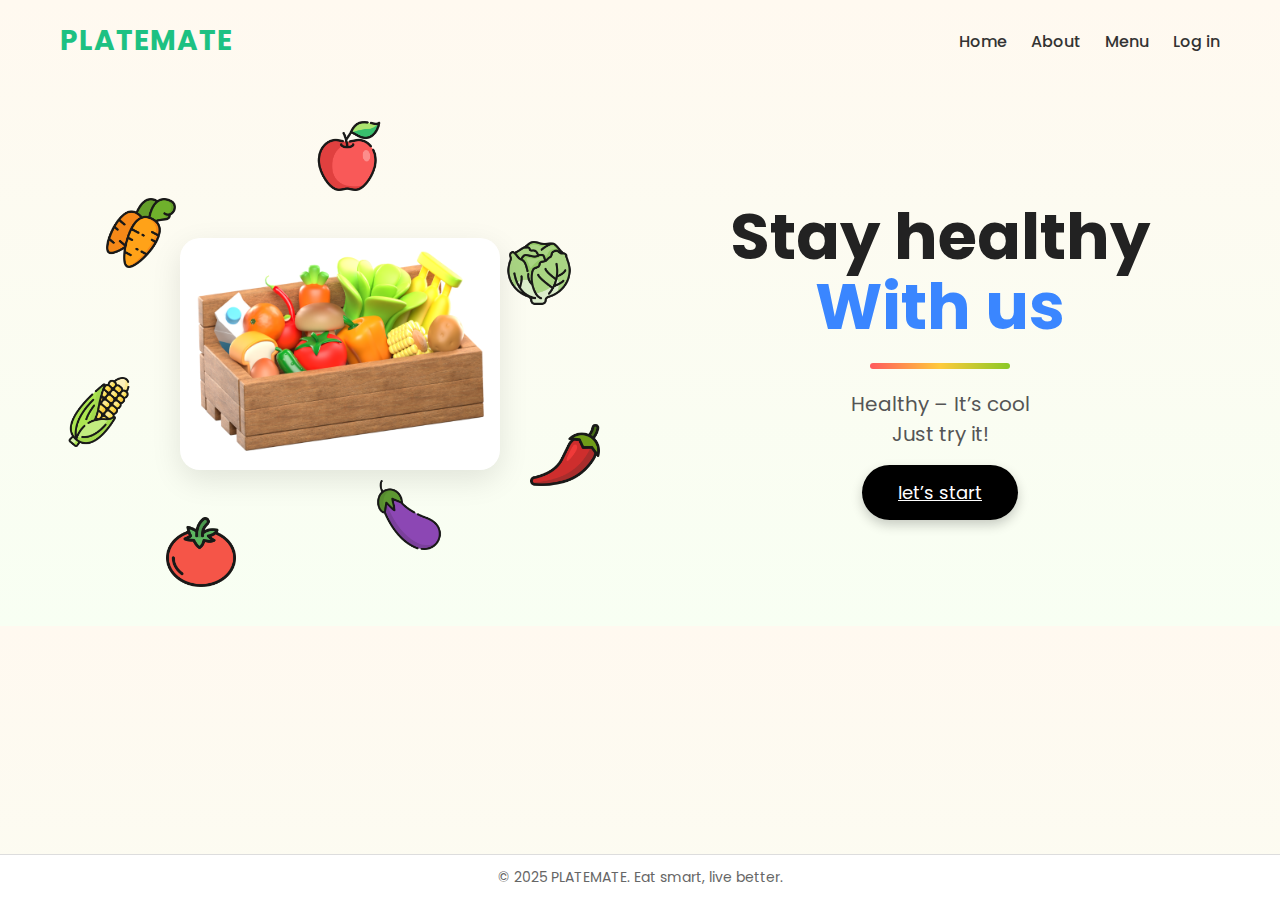
<file: index.html>
<!DOCTYPE html>
<html lang="en">

<head>
  <meta charset="UTF-8">
  <meta name="viewport" content="width=device-width, initial-scale=1.0">
  <title>PLATEMATE | Stay Healthy</title>
  <link rel="stylesheet" href="/style.css">
</head>

<body>
  <header>
    <div class="logo">PLATEMATE</div>
    <nav>
      <a href="#">Home</a>
      <a href="#">About</a>
      <a href="#">Menu</a>
      <a href="#">Log in</a>
    </nav>
  </header>

  <section class="container reverse">
    <div class="image-box">
      <img class="floating" src="/resources/carrots.png" alt="carrot">
      <img class="floating" src="/resources/tomato.png" alt="tomato">
      <img class="floating" src="/resources/corn.png" alt="corn">
      <img class="floating" src="/resources/chili.png" alt="chili">
      <img class="floating" src="/resources/broccoli.png" alt="broccoli">
      <img class="floating" src="/resources/lettuce.png" alt="lettuce">
      <img class="floating" src="/resources/eggplant.png" alt="eggplant">
      <img class="floating" src="/resources/apple.png" alt="apple">
      <div class="box">
        <img src="/resources/Healthy Food.png" alt="Healthy Food">
      </div>
    </div>

    <div class="text-box">
      <h1>Stay healthy<br><span>With us</span></h1>
      <div class="highlight"></div>
      <p>Healthy – It’s cool<br>Just try it!</p>
      <a href="/form/form.html" class="btn">let’s start</a>
    </div>
  </section>

  <footer>
    © 2025 PLATEMATE. Eat smart, live better.
  </footer>

</body>

</html>
</file>
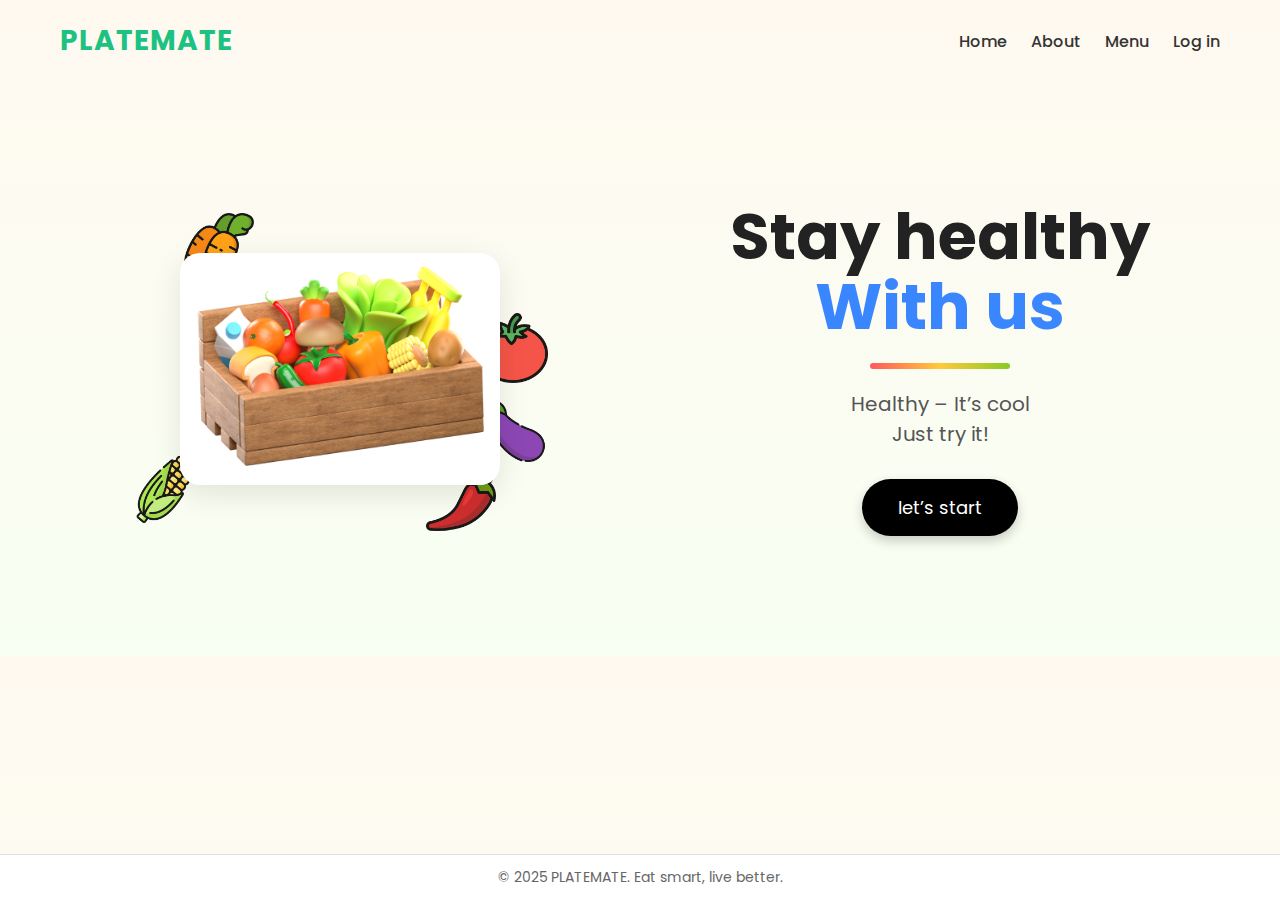
<file: PLATEMATE/index.html>
<!DOCTYPE html>
<html lang="en">

<head>
  <meta charset="UTF-8">
  <meta name="viewport" content="width=device-width, initial-scale=1.0">
  <title>PLATEMATE | Stay Healthy</title>
  <link rel="stylesheet" href="style.css">
</head>

<body>
  <header>
    <div class="logo">PLATEMATE</div>
    <nav>
      <a href="#">Home</a>
      <a href="#">About</a>
      <a href="#">Menu</a>
      <a href="#">Log in</a>
    </nav>
  </header>

  <section class="container reverse">
    <div class="image-box">
      <img class="floating" src="/resources/carrots.png" alt="carrot">
      <img class="floating" src="/resources/tomato.png" alt="tomato">
      <img class="floating" src="/resources/corn.png" alt="corn">
      <img class="floating" src="/resources/chili.png" alt="chili">
      <img class="floating" src="/resources/broccoli.png" alt="broccoli">
      <img class="floating" src="/resources/lettuce.png" alt="lettuce">
      <img class="floating" src="/resources/eggplant.png" alt="eggplant">
      <img class="floating" src="/resources/apple.png" alt="apple">
      <div class="box">
        <img src="/resources/Healthy Food.png" alt="Healthy Food">
      </div>
    </div>

    <div class="text-box">
      <h1>Stay healthy<br><span>With us</span></h1>
      <div class="highlight"></div>
      <p>Healthy – It’s cool<br>Just try it!</p>
      <button class="btn">let’s start</button>
    </div>
  </section>

  <footer>
    © 2025 PLATEMATE. Eat smart, live better.
  </footer>

</body>

</html>
</file>
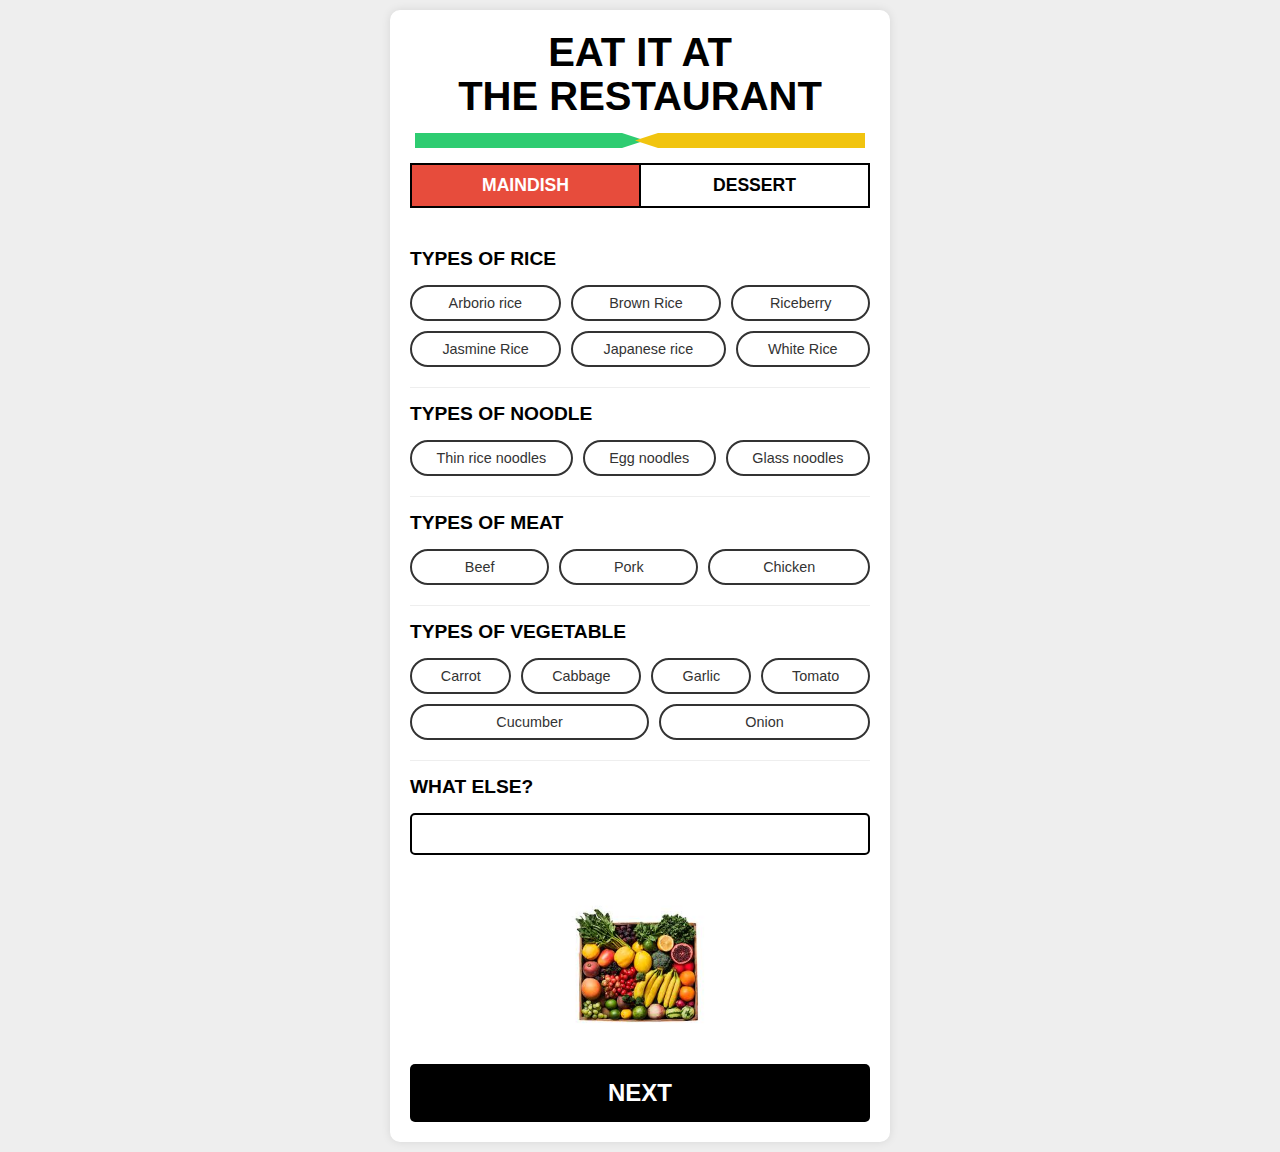
<file: 8-9page/8indext.html>
<!DOCTYPE html>
<html lang="th">
<head>
    <meta charset="UTF-8">
    <meta name="viewport" content="width=device-width, initial-scale=1.0">
    <title>Eat It at The Restaurant</title>
    <link rel="stylesheet" href="style.css">
</head>
<body>
    <div class="container main-page">
        <header class="header">
            <h1 class="title">EAT IT AT<br>THE RESTAURANT</h1>
            <div class="progress-bar">
                <div class="step-indicator main-dish active-step"></div>
                <div class="step-indicator dessert"></div>
            </div>
            <div class="tab-buttons">
                <button class="tab-button active">MAINDISH</button>
                <button class="tab-button">DESSERT</button>
            </div>
        </header>

        <main class="selection-area">
            <section class="selection-group">
                <h2 class="group-title">TYPES OF RICE</h2>
                <div class="options-container">
                    <button class="option-button">Arborio rice</button>
                    <button class="option-button">Brown Rice</button>
                    <button class="option-button">Riceberry</button>
                    <button class="option-button">Jasmine Rice</button>
                    <button class="option-button">Japanese rice</button>
                    <button class="option-button">White Rice</button>
                </div>
            </section>

            <hr>

            <section class="selection-group">
                <h2 class="group-title">TYPES OF NOODLE</h2>
                <div class="options-container">
                    <button class="option-button">Thin rice noodles</button>
                    <button class="option-button">Egg noodles</button>
                    <button class="option-button">Glass noodles</button>
                </div>
            </section>

            <hr>

            <section class="selection-group">
                <h2 class="group-title">TYPES OF MEAT</h2>
                <div class="options-container">
                    <button class="option-button">Beef</button>
                    <button class="option-button">Pork</button>
                    <button class="option-button">Chicken</button>
                </div>
            </section>

            <hr>

            <section class="selection-group">
                <h2 class="group-title">TYPES OF VEGETABLE</h2>
                <div class="options-container">
                    <button class="option-button">Carrot</button>
                    <button class="option-button">Cabbage</button>
                    <button class="option-button">Garlic</button>
                    <button class="option-button">Tomato</button>
                    <button class="option-button">Cucumber</button>
                    <button class="option-button">Onion</button>
                </div>
            </section>

            <hr>

            <section class="selection-group">
                <h2 class="group-title">WHAT ELSE?</h2>
                <input type="text" class="what-else-input" placeholder="">
            </section>
        </main>

        <footer class="footer">
            <div class="image-box">
                <img src="ๅ.jpg" alt="กล่องส่วนผสมผักและผลไม้">
            </div>
            <button class="next-button" onclick="window.location.href='9indext.html'">next</button>
        </footer>
    </div>
    <script src="script.js"></script>
</body>
</html>
</file>
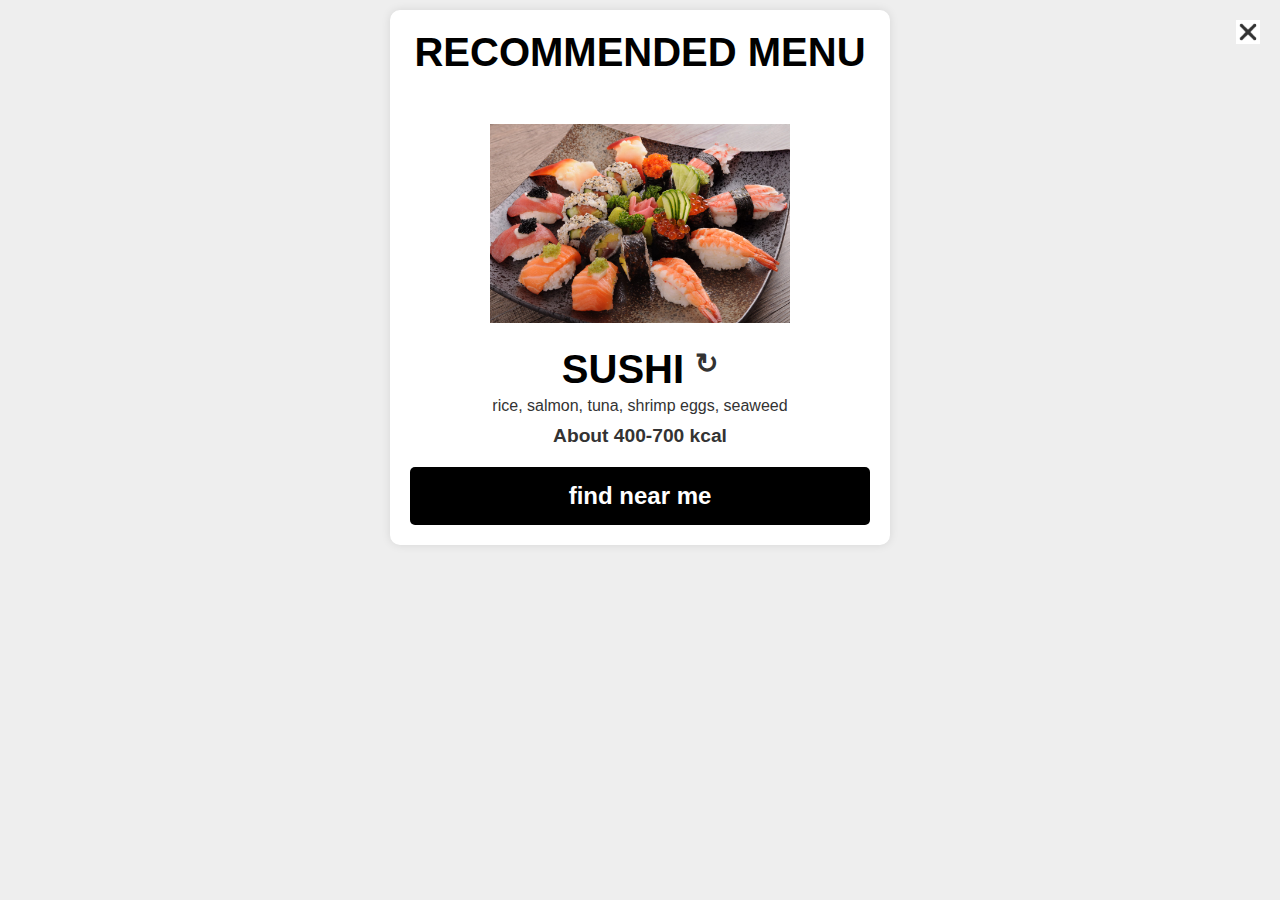
<file: 8-9page/9indext.html>
<!DOCTYPE html>
<html lang="th">
<head>
    <meta charset="UTF-8">
    <meta name="viewport" content="width=device-width, initial-scale=1.0">
    <title>Recommended Menu</title>
    <link rel="stylesheet" href="style.css">
</head>
<body>
    <div class="container menu-page">
        <header class="header">
            <h1 class="title">RECOMMENDED MENU</h1>
            <button class="close-button" onclick="window.location.href='../index.html'">
                <img src="กากบาท.png" alt="ปิด">
            </button>
        </header>
        
        <main class="menu-display">
            <div class="dish-card">
                <div class="dish-image">
                    <img src="ซูชิ.jpg" alt="ซูชิ">
                </div>
                
                <div class="dish-details">
                    <h2 class="dish-name">
                        SUSHI <span>&#x21BB;</span>
                    </h2>
                    <p class="ingredients">rice, salmon, tuna, shrimp eggs, seaweed</p>
                    <p class="calories">About 400-700 kcal</p>
                </div>

            </div>
        </main>

        <footer class="footer">
            <button class="find-near-me-button">find near me</button>
        </footer>
    </div>
    <script src="script.js"></script>
</body>
</html>
</file>
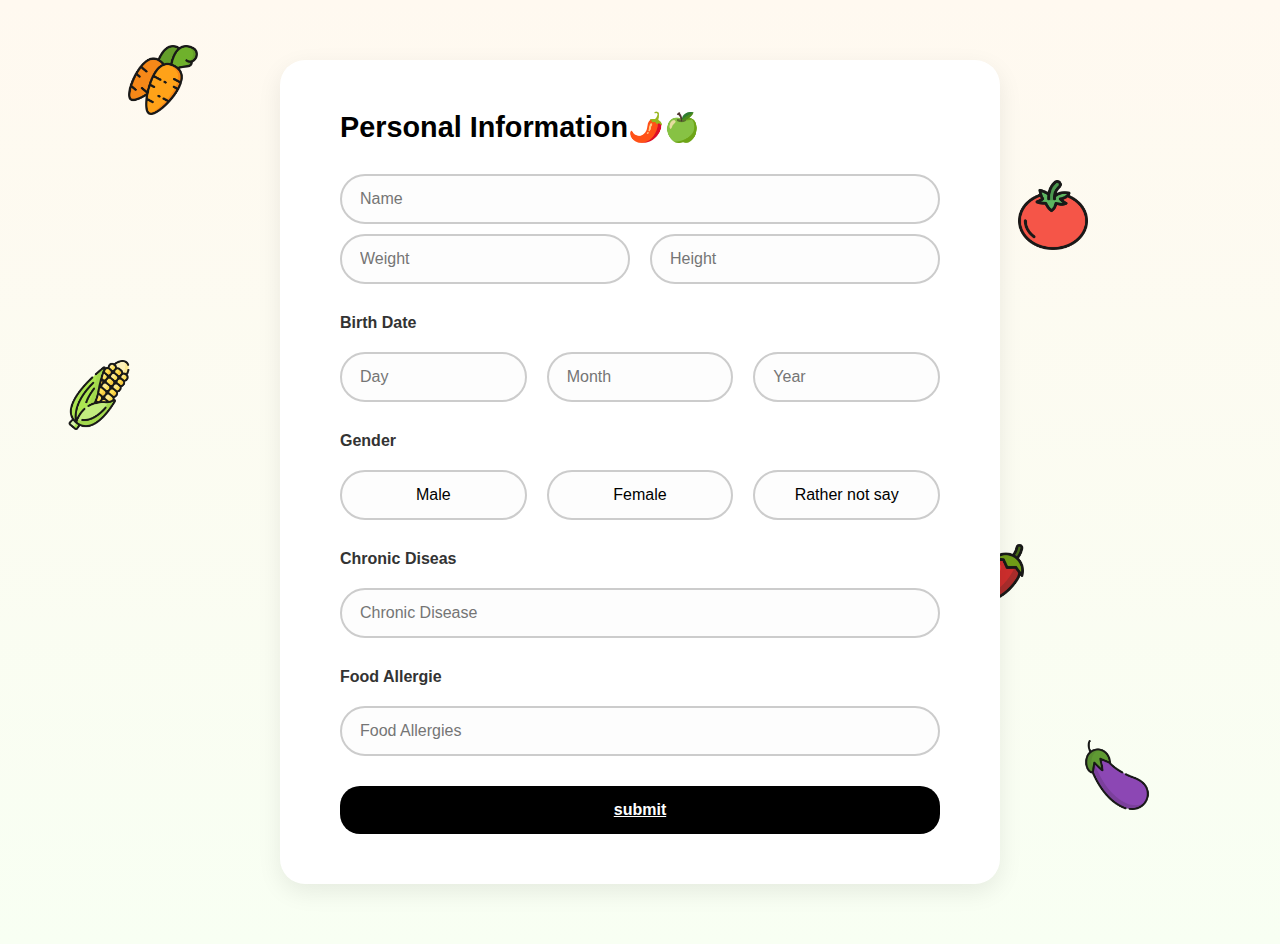
<file: form/form.html>
<!DOCTYPE html>
<html lang="en">

<head>
    <meta charset="UTF-8" />
    <meta name="viewport" content="width=device-width, initial-scale=1.0" />
    <title>Personal Information | PLATEMATE</title>
    <link rel="stylesheet" href="/form/form.css">
</head>

<body>
    
    <img class="floating" src="/resources/carrots.png" alt="carrot">
    <img class="floating" src="/resources/tomato.png" alt="tomato">
    <img class="floating" src="/resources/corn.png" alt="corn">
    <img class="floating" src="/resources/chili.png" alt="chili">
    <img class="floating" src="/resources/broccoli.png" alt="broccoli">
    <img class="floating" src="/resources/lettuce.png" alt="lettuce">
    <img class="floating" src="/resources/eggplant.png" alt="eggplant">
    <img class="floating" src="/resources/apple.png" alt="apple">

    <form>
        <h2>Personal Information🌶️🍏</h2>

        <input type="text" placeholder="Name" />

        <div class="form-row">
            <input type="text" placeholder="Weight">
            <input type="text" placeholder="Height">
        </div>

        <label>Birth Date</label>
        <div class="form-row">
            <input type="text" placeholder="Day">
            <input type="text" placeholder="Month">
            <input type="text" placeholder="Year">
        </div>

        <label>Gender</label>
        <div class="form-row">
            <input type="button" value="Male">
            <input type="button" value="Female">
            <input type="button" value="Rather not say">
        </div>

        <label>Chronic Diseas</label>
        <input type="text" placeholder="Chronic Disease">

        <label>Food Allergie</label>
        <input type="text" placeholder="Food Allergies">

        <a href="/page4/4index.html" class="btn">submit</a>
    </form>

</body>

</html>
</file>
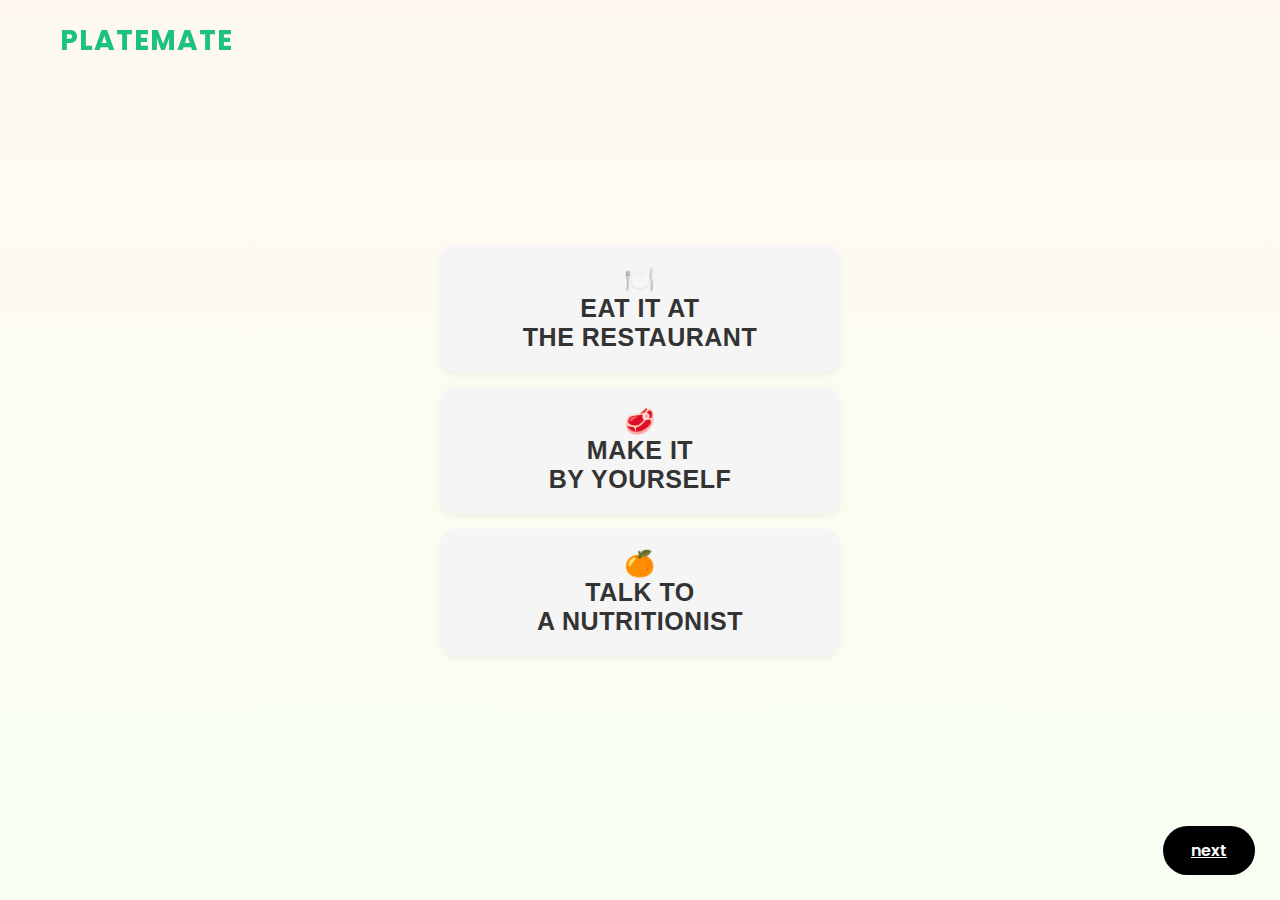
<file: page4/4index.html>
<!DOCTYPE html>
<html lang="en">

<head>
    <meta charset="UTF-8">
    <meta name="viewport" content="width=device-width, initial-scale=1.0">
    <title>Food Options</title>
    <link rel="stylesheet" href="4style.css">
</head>

<body>

    <header>
        <div class="logo">PLATEMATE</div>
    </header>

    <div class="container">

        <div class="button-group">
            <button class="btn">
                🍽️<br>
                EAT IT AT<br>THE RESTAURANT
            </button>

            <button class="btn-not">
                🥩<br>
                MAKE IT<br>BY YOURSELF
            </button>

            <button class="btn-not">
                🍊<br>
                TALK TO<br>A NUTRITIONIST
            </button>
        </div>
    </div>

    <a href="../8-9page/8indext.html" class="next-btn">next</a>

    <script>
        const buttons = document.querySelectorAll(".btn");

        buttons.forEach(btn => {
            btn.addEventListener("click", () => {
                buttons.forEach(b => b.classList.remove("active"));
                btn.classList.add("active");
            });
        });
    </script>
</body>

</html>
</file>
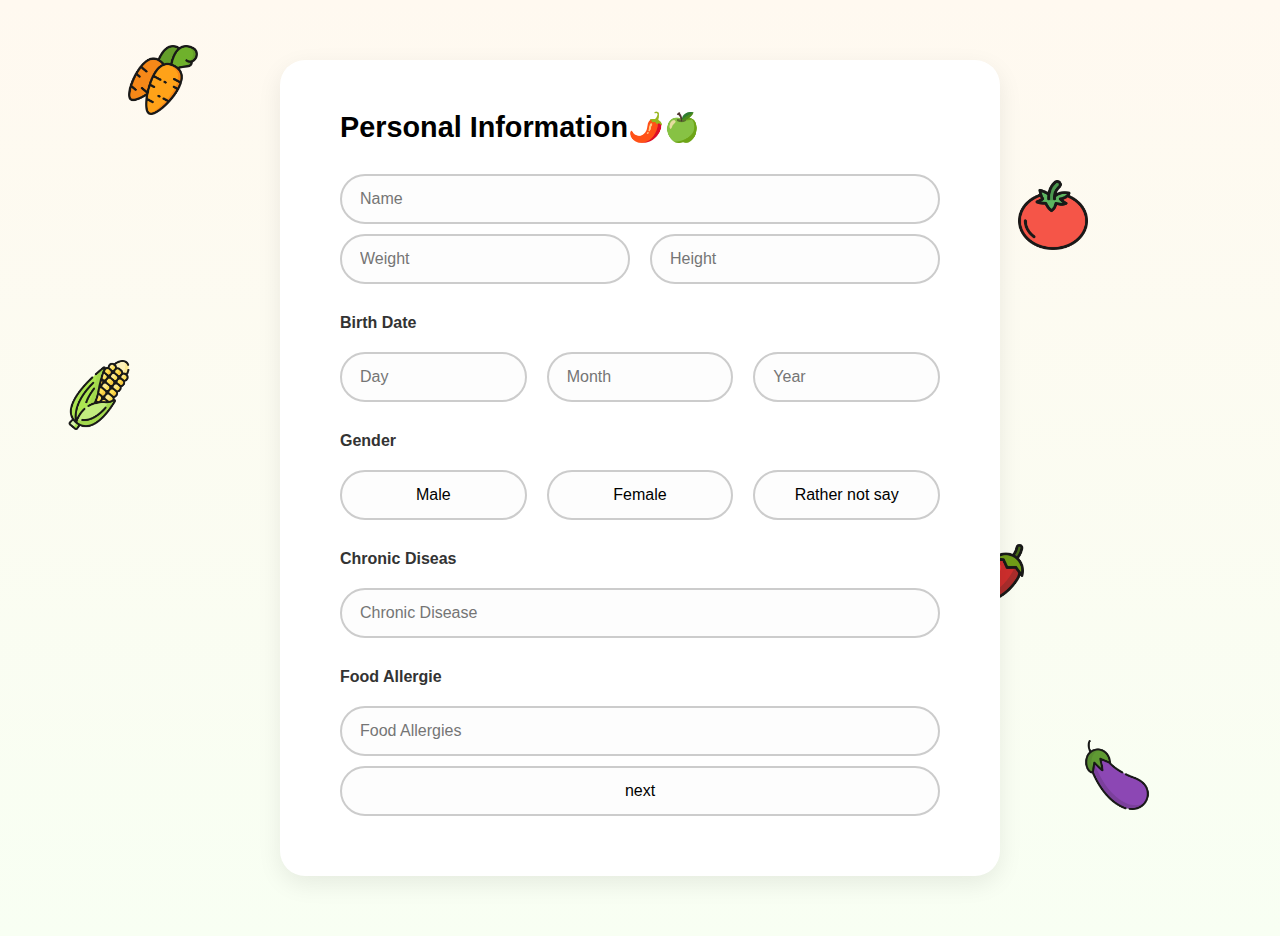
<file: PLATEMATE/form/form.html>
<!DOCTYPE html>
<html lang="en">

<head>
    <meta charset="UTF-8" />
    <meta name="viewport" content="width=device-width, initial-scale=1.0" />
    <title>Personal Information | PLATEMATE</title>
    <link rel="stylesheet" href="/form/form.css">
</head>

<body>
    
    <img class="floating" src="/resources/carrots.png" alt="carrot">
    <img class="floating" src="/resources/tomato.png" alt="tomato">
    <img class="floating" src="/resources/corn.png" alt="corn">
    <img class="floating" src="/resources/chili.png" alt="chili">
    <img class="floating" src="/resources/broccoli.png" alt="broccoli">
    <img class="floating" src="/resources/lettuce.png" alt="lettuce">
    <img class="floating" src="/resources/eggplant.png" alt="eggplant">
    <img class="floating" src="/resources/apple.png" alt="apple">

    <form>
        <h2>Personal Information🌶️🍏</h2>

        <input type="text" placeholder="Name" />

        <div class="form-row">
            <input type="text" placeholder="Weight">
            <input type="text" placeholder="Height">
        </div>

        <label>Birth Date</label>
        <div class="form-row">
            <input type="text" placeholder="Day">
            <input type="text" placeholder="Month">
            <input type="text" placeholder="Year">
        </div>

        <label>Gender</label>
        <div class="form-row">
            <input type="button" value="Male">
            <input type="button" value="Female">
            <input type="button" value="Rather not say">
        </div>

        <label>Chronic Diseas</label>
        <input type="text" placeholder="Chronic Disease">

        <label>Food Allergie</label>
        <input type="text" placeholder="Food Allergies">

        <button type="submit">next</button>
    </form>

</body>

</html>
</file>
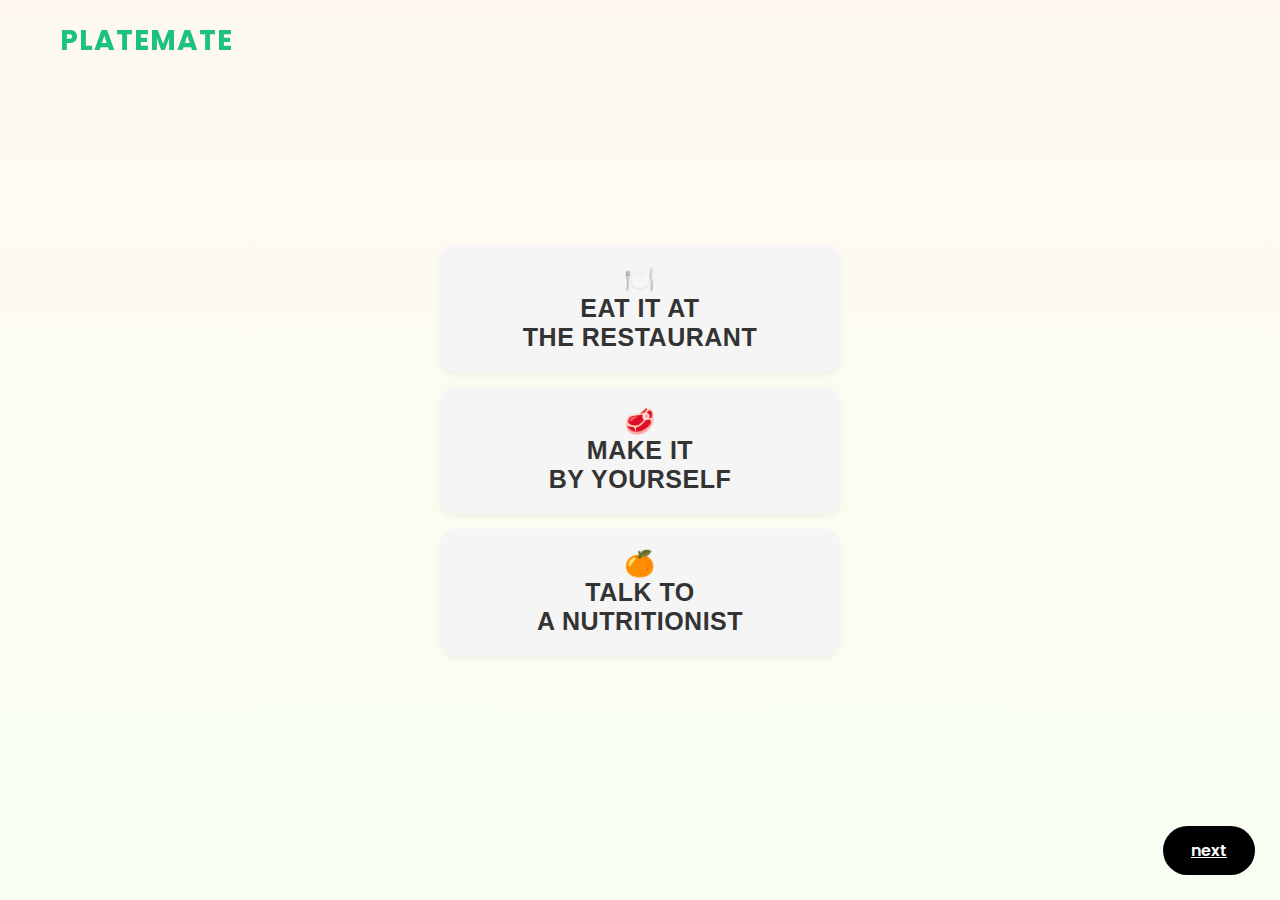
<file: PLATEMATE/page4/4index.html>
<!DOCTYPE html>
<html lang="en">

<head>
    <meta charset="UTF-8" />
    <meta name="viewport" content="width=device-width, initial-scale=1.0" />
    <title>Food Options</title>
    <link rel="stylesheet" href="/PLATEMATE/page4/4style.css" />
</head>

<body>

    <header>
        <div class="logo">PLATEMATE</div>
    </header>

    <div class="container">

        <div class="button-group">
            <button class="btn">
                🍽️<br>
                EAT IT AT<br>THE RESTAURANT
            </button>

            <button class="btn-not">
                🥩<br>
                MAKE IT<br>BY YOURSELF
            </button>

            <button class="btn-not">
                🍊<br>
                TALK TO<br>A NUTRITIONIST
            </button>
        </div>
    </div>

    <a href="/PLATEMATE/8-9page/8indext.html" class="next-btn">next</a>

    <script>
        const buttons = document.querySelectorAll(".btn");

        buttons.forEach(btn => {
            btn.addEventListener("click", () => {
                buttons.forEach(b => b.classList.remove("active"));
                btn.classList.add("active");
            });
        });
    </script>
</body>

</html>
</file>
<file: style.css>
@import url('https://fonts.googleapis.com/css2?family=Poppins:wght@400;600;700&display=swap');

* {
  margin: 0;
  padding: 0;
  box-sizing: border-box;
  font-family: 'Poppins', sans-serif;
}

body {
  background: linear-gradient(180deg, #fff9f0, #f8fff3);
  overflow-x: hidden;
}

/* Header */
header {
  width: 100%;
  padding: 20px 60px;
  display: flex;
  justify-content: space-between;
  align-items: center;
}

.logo {
  font-size: 28px;
  font-weight: 700;
  color: #1dc182;
  letter-spacing: 1px;
}

nav a {
  margin-left: 20px;
  text-decoration: none;
  color: #333;
  font-weight: 500;
  transition: color 0.3s;
}

nav a:hover {
  color: #3a86ff;
}

/* Section Layout */
.container {
  display: flex;
  padding: 120px 80px;
  justify-content: center;
  align-items: center;
  text-align: center;
}

/* Text Area */
.text-box {
  flex: 1;
  z-index: 2;
  padding-left: 80px;
}

h1 {
  font-size: 64px;
  font-weight: 700;
  color: #222;
  line-height: 1.1;
}

h1 span {
  color: #3a86ff;
}

.highlight {
  width: 140px;
  height: 6px;
  background: linear-gradient(90deg, #ff595e, #ffca3a, #8ac926);
  border-radius: 40px;
  margin: 20px auto;
}

p {
  font-size: 20px;
  color: #555;
  margin-bottom: 30px;
}

.btn {
  background-color: #000;
  color: #fff;
  border: none;
  padding: 15px 36px;
  font-size: 18px;
  border-radius: 50px;
  cursor: pointer;
  transition: all 0.3s ease;
  box-shadow: 0 5px 12px rgba(0,0,0,0.2);
}

.btn:hover {
  background-color: #3a86ff;
  transform: translateY(-3px);
}

/* Image Area */
.image-box {
  flex: 1;
  position: relative;
  display: flex;
  justify-content: center;
}

.box {
  width: 320px;
  background: #fff;
  border-radius: 20px;
  box-shadow: 0 10px 30px rgba(0,0,0,0.1);
  padding: 8px;
  z-index: 2;
}

.box img {
  width: 100%;
  border-radius: 15px;
}

/* Floating Veggies */
.floating {
  position: absolute;
  width: 70px;
  z-index: 1;
  opacity: 0.9;
  animation: float 6s ease-in-out infinite;
}

@keyframes float {
  0% { transform: translateY(0px); }
  50% { transform: translateY(-25px); }
  100% { transform: translateY(0px); }
}

.floating:nth-child(1) { top: -40px; left: 5%; animation-delay: 0s; }
.floating:nth-child(2) { top: 120%; right: 70%; animation-delay: 0.5s; }
.floating:nth-child(3) { bottom: 10%; left: -3%; animation-delay: 1s; }
.floating:nth-child(4) { bottom: -20px; right: 0%; animation-delay: 1.5s; }
.floating:nth-child(5) { top: 60%; right: 35%; animation-delay: 2s; }
.floating:nth-child(6) { bottom: 70%; right: 5%; animation-delay: 2.5s; }
.floating:nth-child(7) { bottom: -80px; right: 30%; animation-delay: 3s; }
.floating:nth-child(8) { top: -50%; left: 45%; animation-delay: 3.5s; }

/* Footer */
footer {
  position: fixed;
  bottom: 0;
  left: 0;
  width: 100%;
  text-align: center;
  padding: 12px 0;
  background-color: #fff;
  color: #666;
  font-size: 14px;
  border-top: 1px solid #ddd;
}

/* Responsive */
@media (max-width: 900px) {
  .container, .container.reverse {
    flex-direction: column;
    text-align: center;
    padding: 40px 20px;
  }

  .image-box {
    margin-top: 40px;
  }

  .text-box {
    padding-left: 0;
  }

  h1 {
    font-size: 48px;
  }
}
</file>
<file: PLATEMATE/style.css>
@import url('https://fonts.googleapis.com/css2?family=Poppins:wght@400;600;700&display=swap');

* {
  margin: 0;
  padding: 0;
  box-sizing: border-box;
  font-family: 'Poppins', sans-serif;
}

body {
  background: linear-gradient(180deg, #fff9f0, #f8fff3);
  overflow-x: hidden;
}

/* Header */
header {
  width: 100%;
  padding: 20px 60px;
  display: flex;
  justify-content: space-between;
  align-items: center;
}

.logo {
  font-size: 28px;
  font-weight: 700;
  color: #1dc182;
  letter-spacing: 1px;
}

nav a {
  margin-left: 20px;
  text-decoration: none;
  color: #333;
  font-weight: 500;
  transition: color 0.3s;
}

nav a:hover {
  color: #3a86ff;
}

/* Section Layout */
.container {
  display: flex;
  padding: 120px 80px;
  justify-content: center;
  align-items: center;
  text-align: center;
}

/* Text Area */
.text-box {
  flex: 1;
  z-index: 2;
  padding-left: 80px;
}

h1 {
  font-size: 64px;
  font-weight: 700;
  color: #222;
  line-height: 1.1;
}

h1 span {
  color: #3a86ff;
}

.highlight {
  width: 140px;
  height: 6px;
  background: linear-gradient(90deg, #ff595e, #ffca3a, #8ac926);
  border-radius: 40px;
  margin: 20px auto;
}

p {
  font-size: 20px;
  color: #555;
  margin-bottom: 30px;
}

.btn {
  background-color: #000;
  color: #fff;
  border: none;
  padding: 15px 36px;
  font-size: 18px;
  border-radius: 50px;
  cursor: pointer;
  transition: all 0.3s ease;
  box-shadow: 0 5px 12px rgba(0,0,0,0.2);
}

.btn:hover {
  background-color: #3a86ff;
  transform: translateY(-3px);
}

/* Image Area */
.image-box {
  flex: 1;
  position: relative;
  display: flex;
  justify-content: center;
}

.box {
  width: 320px;
  background: #fff;
  border-radius: 20px;
  box-shadow: 0 10px 30px rgba(0,0,0,0.1);
  padding: 8px;
  z-index: 2;
}

.box img {
  width: 100%;
  border-radius: 15px;
}

/* Floating Veggies */
.floating {
  position: absolute;
  width: 70px;
  z-index: 1;
  opacity: 0.9;
  animation: float 6s ease-in-out infinite;
}

@keyframes float {
  0% { transform: translateY(0px); }
  50% { transform: translateY(-25px); }
  100% { transform: translateY(0px); }
}

.floating:nth-child(1) { top: -40px; left: 20%; animation-delay: 0s; }
.floating:nth-child(2) { top: 60px; right: 10%; animation-delay: 0.5s; }
.floating:nth-child(3) { top: 200px; left: 10%; animation-delay: 1s; }
.floating:nth-child(4) { bottom: -50px; right: 20%; animation-delay: 1.5s; }
.floating:nth-child(5) { top: 10%; right: 35%; animation-delay: 2s; }
.floating:nth-child(6) { bottom: 15%; left: 25%; animation-delay: 2.5s; }
.floating:nth-child(7) { bottom: 10%; right: 10%; animation-delay: 3s; }
.floating:nth-child(8) { top: 70%; left: 45%; animation-delay: 3.5s; }

/* Footer */
footer {
  position: fixed;
  bottom: 0;
  left: 0;
  width: 100%;
  text-align: center;
  padding: 12px 0;
  background-color: #fff;
  color: #666;
  font-size: 14px;
  border-top: 1px solid #ddd;
}

/* Responsive */
@media (max-width: 900px) {
  .container, .container.reverse {
    flex-direction: column;
    text-align: center;
    padding: 40px 20px;
  }

  .image-box {
    margin-top: 40px;
  }

  .text-box {
    padding-left: 0;
  }

  h1 {
    font-size: 48px;
  }
}
</file>
<file: 8-9page/style.css>
:root {
    --primary-color: #000;
    --secondary-color: #fff;
    --button-bg-color: #000;
    --button-text-color: #fff;
    --red-arrow: #e74c3c;
    --yellow-arrow: #f1c40f;
    --green-arrow: #2ecc71;
    --light-gray: #eee;
    --dark-gray: #333;
    --font-family: Arial, sans-serif;
}

/* Base Styles */
* {
    box-sizing: border-box;
    margin: 0;
    padding: 0;
}

body {
    font-family: var(--font-family);
    background-color: var(--light-gray);
    display: flex;
    justify-content: center;
    align-items: flex-start;  
    min-height: 100vh;
    padding: 10px;
}

.container {
    width: 100%;
    max-width: 500px;  
    background-color: var(--secondary-color);
    padding: 20px;
    box-shadow: 0 0 10px rgba(0, 0, 0, 0.1);
    display: flex;
    flex-direction: column;
    min-height: 95vh; 
}

/* --- Header & Title Styles --- */
.header {
    text-align: center;
    margin-bottom: 20px;
}

.title {
    font-size: 2.5em;
    font-weight: 900;
    line-height: 1.1;
    margin-bottom: 15px;
}

/* Progress Bar (Index Page) */
.progress-bar {
    display: flex;
    justify-content: center;
    margin-bottom: 15px;
}

.step-indicator {
    height: 15px;
    width: 50%;
    clip-path: polygon(0 0, 90% 0, 100% 50%, 90% 100%, 0 100%);
    margin-right: -10px;  
}

.main-dish {
    background-color: var(--red-arrow);
}

.dessert {
    background-color: var(--yellow-arrow);
    margin-right: 0;
    clip-path: polygon(10% 0, 100% 0, 100% 100%, 10% 100%, 0 50%);
}

.active-step {
    
    background-color: var(--green-arrow); 
}

.tab-buttons {
    display: flex;
    justify-content: center;
    margin-bottom: 20px;
}

.tab-button {
    flex: 1;
    padding: 10px 0;
    font-size: 1.1em;
    font-weight: bold;
    border: 2px solid var(--primary-color);
    background-color: var(--secondary-color);
    cursor: pointer;
}

.tab-button:first-child {
    background-color: var(--red-arrow);
    color: var(--secondary-color);
    border-right: none;
}

.tab-button:last-child {
    background-color: var(--secondary-color);
    color: var(--primary-color);
}

/* --- Selection Area Styles (index.html) --- */
.selection-area {
    flex-grow: 1;  
}

.selection-group {
    margin-bottom: 20px;
}

.group-title {
    font-size: 1.2em;
    font-weight: bold;
    margin-bottom: 15px;
}

.options-container {
    display: flex;
    flex-wrap: wrap; 
    gap: 10px;
}

.option-button {
    padding: 8px 15px;
    border: 2px solid var(--dark-gray);
    border-radius: 20px;
    background-color: var(--secondary-color);
    color: var(--dark-gray);
    font-size: 0.9em;
    cursor: pointer;
    flex-grow: 1;  
    min-width: 100px; 
    white-space: nowrap;
}

 
.option-button.selected {
    background-color: var(--dark-gray);
    color: var(--secondary-color);
}

.what-else-input {
    width: 100%;
    padding: 10px;
    border: 2px solid var(--primary-color);
    border-radius: 5px;
    font-size: 1em;
}

hr {
    border: 0;
    border-top: 1px solid var(--light-gray);
    margin: 15px 0;
}

/* --- Footer Styles --- */
.footer {
    padding-top: 20px;
    text-align: center;
}

.image-box img {
    max-width: 150px; 
    height: auto;
    margin-bottom: 15px;
}

.next-button {
    width: 100%;
    padding: 15px;
    background-color: var(--button-bg-color);
    color: var(--button-text-color);
    font-size: 1.5em;
    font-weight: bold;
    border: none;
    border-radius: 5px;
    cursor: pointer;
    text-transform: uppercase;
}

 
.menu-page .title {
    margin-bottom: 0;
}

.close-button {
    position: absolute;
    top: 20px;
    right: 20px;
    background: none;
    border: none;
    cursor: pointer;
}

.close-button img {
    width: 24px;
    height: 24px;
}

.menu-display {
    flex-grow: 1;
    display: flex;
    justify-content: center;
    align-items: center;
    text-align: center;
    padding-top: 30px;
}

.dish-card {
    display: flex;
    flex-direction: column;
    align-items: center;
}

.dish-image img {
    width: 100%;
    max-width: 300px;  
    height: auto;
    margin-bottom: 20px;
}

.dish-name {
    font-size: 2.5em;
    font-weight: 900;
    margin-bottom: 5px;
}

.dish-name span {
    font-size: 0.7em;
    color: var(--dark-gray);
    vertical-align: top;
}

.ingredients {
    font-size: 1em;
    color: var(--dark-gray);
    margin-bottom: 10px;
}

.calories {
    font-size: 1.2em;
    font-weight: bold;
    color: var(--dark-gray);
}

.find-near-me-button {
    width: 100%;
    padding: 15px;
    background-color: var(--button-bg-color);
    color: var(--button-text-color);
    font-size: 1.5em;
    font-weight: bold;
    border: none;
    border-radius: 5px;
    cursor: pointer;
    text-transform: lowercase;  
}

 
@media (min-width: 500px) {
    .container {
        border-radius: 10px;
        min-height: auto; 
    }

    .options-container {
        justify-content: center;  
    }
}
</file>
<file: form/form.css>
body {
  font-family: 'Poppins', sans-serif;
  display: flex;
  justify-content: center;
  align-items: center;
  min-height: 100vh;
  background: linear-gradient(180deg, #fff9f0, #f8fff3);
  margin: 0;
}

form {
  width: 80%;
  max-width: 600px;
  margin: 60px auto;
  background: #fff;
  padding: 50px 60px;
  border-radius: 25px;
  box-shadow: 0 8px 25px rgba(0, 0, 0, 0.08);
  font-family: "Poppins", sans-serif;
  position: relative;
  z-index: 10;
}

form h2 {
  font-size: 1.8rem;
  margin-top: 0px;
  margin-bottom: 30px;
  font-weight: 700;
  display: flex;
  align-items: center;
  gap: 8px;
}

input,
select,
button {
  width: 100%;
  padding: 14px 18px;
  border: 2px solid #ccc;
  border-radius: 25px;
  outline: none;
  font-size: 1rem;
  transition: all 0.25s ease;
  background-color: #fdfdfd;
  margin-bottom: 10px;
  box-sizing: border-box;
}

/* เมื่อคลิกช่อง */
input:focus {
  border-color: #a0d911;
  box-shadow: 0 0 0 4px rgba(160, 217, 17, 0.2);
  background-color: #fff;
}

/* ช่องคู่ เช่น Weight / Height */
.form-row {
  display: flex;
  gap: 20px;
  margin-bottom: 18px;
}

.form-row input {
  flex: 1;
}

/* ปุ่ม submit */
.btn {
  background-color: black;
  color: white;
  font-weight: 600;
  border-radius: 20px;
  border: none;
  padding: 15px 30px;
  cursor: pointer;
  transition: 0.3s ease;

  /* จัดให้อยู่ตรงกลางของหน้า */
  display: block;
  margin: 20px auto 0 auto;

  /* จัดข้อความให้อยู่ตรงกลางในปุ่ม */
  display: flex;
  justify-content: center;
  align-items: center;
  text-align: center;
}

.btn:hover {
  background-color: #222;
  transform: translateY(-2px);
}

/* ปรับกลุ่ม label เช่น Birth Date, Gender */
label {
  display: block;
  font-weight: 600;
  margin: 20px 0;
  color: #333;
}

/* ====== ผักผลไม้ลอยทั่วหน้า ====== */
.floating {
  position: absolute;
  width: 70px;
  z-index: 1;
  opacity: 0.9;
  animation: float 6s ease-in-out infinite;
}

@keyframes float {
  0% { transform: translateY(0px); }
  50% { transform: translateY(-25px); }
  100% { transform: translateY(0px); }
}

/* ตำแหน่งแต่ละรูป (สุ่มสวยๆ ทั่วหน้า) */
.floating:nth-child(1) { top: 5%; left: 10%; animation-delay: 0s; }
.floating:nth-child(2) { top: 20%; right: 15%; animation-delay: 0.5s; }
.floating:nth-child(3) { top: 40%; left: 5%; animation-delay: 1s; }
.floating:nth-child(4) { top: 60%; right: 20%; animation-delay: 1.5s; }
.floating:nth-child(5) { top: 10%; right: 35%; animation-delay: 2s; }
.floating:nth-child(6) { bottom: 15%; left: 25%; animation-delay: 2.5s; }
.floating:nth-child(7) { bottom: 10%; right: 10%; animation-delay: 3s; }
.floating:nth-child(8) { top: 70%; left: 45%; animation-delay: 3.5s; }

/* ให้กล่องฟอร์มอยู่ข้างบนสุด */
.form-container {
  position: relative;
  z-index: 10;
  background: rgba(255, 255, 255, 0.9);
  backdrop-filter: blur(6px);
}
</file>
<file: page4/4style.css>
@import url('https://fonts.googleapis.com/css2?family=Poppins:wght@400;600;700&display=swap');

body {
    font-family: 'Poppins', sans-serif;
    background: linear-gradient(180deg, #fff9f0, #f8fff3);
    margin: 0;
    padding: 0;
    height: 100vh;
    display: flex;
    justify-content: center;
    align-items: center;
    position: relative;
}

header {
    position: fixed;
    top: 0%;
    left: 0%;
    width: 100%;
    padding: 20px 60px;
    display: flex;
    justify-content: space-between;
    align-items: center;
}

.logo {
    font-size: 28px;
    font-weight: 700;
    color: #1dc182;
    letter-spacing: 1px;
}

.container {
    text-align: center;
    width: 90%;
    max-width: 400px;
}

.button-group {
    display: flex;
    flex-direction: column;
    gap: 15px;
}

.btn {
    width: 100%;
    padding: 20px 10px;
    border-radius: 16px;
    border: none;
    font-weight: 700;
    font-size: 25px;
    cursor: pointer;
    transition: 0.3s;
    background-color: #f5f5f5;
    color: #333;
    letter-spacing: 0.5px;
    box-shadow: 0 3px 6px rgba(0, 0, 0, 0.05);
}

.btn:hover {
    background-color: #ffefef;
}

.btn.active {
    background-color: #ff3b30;
    color: #fff;
    box-shadow: 0 4px 10px rgba(255, 59, 48, 0.4);
}

.next-btn {
    position: absolute;
    bottom: 25px;
    right: 25px;
    background-color: black;
    color: white;
    padding: 12px 28px;
    border-radius: 30px;
    border: none;
    font-size: 16px;
    cursor: pointer;
    transition: 0.3s;
    font-weight: 600;
}

.next-btn:hover {
    opacity: 0.85;
}

.btn-not {
    width: 100%;
    padding: 20px 10px;
    border-radius: 16px;
    border: none;
    font-weight: 700;
    font-size: 25px;
    cursor: pointer;
    transition: 0.3s;
    background-color: #f5f5f5;
    color: #333;
    letter-spacing: 0.5px;
    box-shadow: 0 3px 6px rgba(0, 0, 0, 0.05);
}

.btn-not:hover {
    background-color: #ffefef;
}

.btn-not.active {
    background-color: #ff3b30;
    color: #fff;
    box-shadow: 0 4px 10px rgba(255, 59, 48, 0.4);
}
</file>
<file: PLATEMATE/page4/4style.css>
@import url('https://fonts.googleapis.com/css2?family=Poppins:wght@400;600;700&display=swap');

body {
    font-family: 'Poppins', sans-serif;
    background: linear-gradient(180deg, #fff9f0, #f8fff3);
    margin: 0;
    padding: 0;
    height: 100vh;
    display: flex;
    justify-content: center;
    align-items: center;
    position: relative;
}

header {
    position: fixed;
    top: 0%;
    left: 0%;
    width: 100%;
    padding: 20px 60px;
    display: flex;
    justify-content: space-between;
    align-items: center;
}

.logo {
    font-size: 28px;
    font-weight: 700;
    color: #1dc182;
    letter-spacing: 1px;
}

.container {
    text-align: center;
    width: 90%;
    max-width: 400px;
}

.button-group {
    display: flex;
    flex-direction: column;
    gap: 15px;
}

.btn {
    width: 100%;
    padding: 20px 10px;
    border-radius: 16px;
    border: none;
    font-weight: 700;
    font-size: 25px;
    cursor: pointer;
    transition: 0.3s;
    background-color: #f5f5f5;
    color: #333;
    letter-spacing: 0.5px;
    box-shadow: 0 3px 6px rgba(0, 0, 0, 0.05);
}

.btn:hover {
    background-color: #ffefef;
}

.btn.active {
    background-color: #ff3b30;
    color: #fff;
    box-shadow: 0 4px 10px rgba(255, 59, 48, 0.4);
}

.next-btn {
    position: absolute;
    bottom: 25px;
    right: 25px;
    background-color: black;
    color: white;
    padding: 12px 28px;
    border-radius: 30px;
    border: none;
    font-size: 16px;
    cursor: pointer;
    transition: 0.3s;
    font-weight: 600;
}

.next-btn:hover {
    opacity: 0.85;
}

.btn-not {
    width: 100%;
    padding: 20px 10px;
    border-radius: 16px;
    border: none;
    font-weight: 700;
    font-size: 25px;
    cursor: pointer;
    transition: 0.3s;
    background-color: #f5f5f5;
    color: #333;
    letter-spacing: 0.5px;
    box-shadow: 0 3px 6px rgba(0, 0, 0, 0.05);
}

.btn-not:hover {
    background-color: #ffefef;
}

.btn-not.active {
    background-color: #ff3b30;
    color: #fff;
    box-shadow: 0 4px 10px rgba(255, 59, 48, 0.4);
}
</file>
